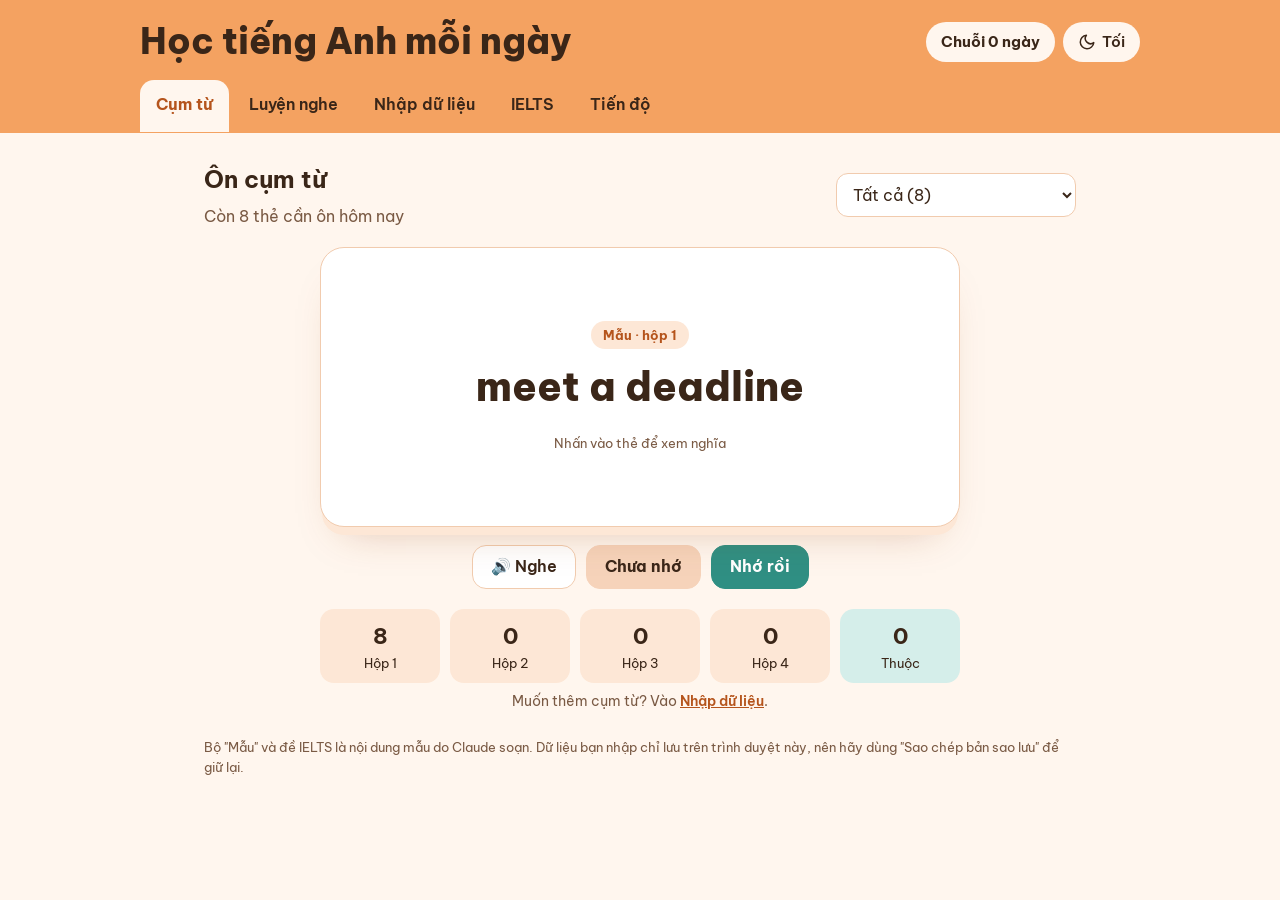
<file: backup/index-truoc-khi-tach.html>
<!DOCTYPE html>
<html lang="vi">
<head>
<meta charset="utf-8">
<meta name="viewport" content="width=device-width, initial-scale=1">
<title>Học tiếng Anh mỗi ngày</title>
<link rel="preconnect" href="https://fonts.googleapis.com">
<link href="https://fonts.googleapis.com/css2?family=Be+Vietnam+Pro:wght@400;500;600;700;800&display=swap" rel="stylesheet">
<style>
/* VOICE: warm, encouraging study companion — energetic but easy on the eyes
   IDEA: a pocket study deck — index cards with a marking pen
   PICTURE: the live flashcard / dictation sheet / timer itself, large at the top
   COLOUR and TYPE: light = "Bình minh" (peach cream, apricot, teal); dark = "Hoàng hôn" (coffee, amber, soft green); Be Vietnam Pro
   LAYOUT: modest title + tabs, the working card first, controls under it, one column on phones */
:root{color-scheme:light dark;
--bg:light-dark(#FFF6EE,#241A14);--ink:light-dark(#3A2618,#F6E8DC);--soft:light-dark(#7A5A44,#C9B3A2);
--hd:light-dark(#F4A261,#241A14);--hdink:light-dark(#3A2618,#F6E8DC);--hdline:light-dark(transparent,#3E2F25);
--tabon:light-dark(#FFF6EE,transparent);--tabink:light-dark(#B5541C,#F0A56B);--pill:light-dark(#FFF6EE,transparent);
--acc:light-dark(#B5541C,#F0A56B);--card:light-dark(#FFFFFF,#33261D);--plane:light-dark(#FDE7D6,#2C211A);--line:light-dark(#F1CBAE,#4A382B);
--btn:light-dark(#F4A261,#F0A56B);--btnink:light-dark(#3A2618,#241A14);
--good:light-dark(#2F8F83,#9CCFA8);--goodink:light-dark(#FFFFFF,#1B2A20);
--again:light-dark(#F6D3BA,#4A382B);--againink:light-dark(#3A2618,#F6E8DC);
--ok:light-dark(#1F6F55,#9CCFA8);--okbg:light-dark(#D5EEEA,#1F3326);--red:light-dark(#C0392B,#FF8A78);--badbg:light-dark(#FBE0DA,#4A2620);
--shadow:light-dark(rgba(150,70,20,.35),rgba(240,165,107,.30))}
:root[data-theme=light]{color-scheme:light}:root[data-theme=dark]{color-scheme:dark}
*{box-sizing:border-box;min-width:0}
body{margin:0;background:var(--bg);color:var(--ink);font:16px/1.55 "Be Vietnam Pro",system-ui,sans-serif;overflow-x:clip;transition:background .3s,color .3s}
header{background:var(--hd);color:var(--hdink);padding:22px max(5vw,16px) 0;border-bottom:1px solid var(--hdline)}
.top{max-width:1000px;margin:auto;display:flex;flex-wrap:wrap;gap:12px;align-items:center;justify-content:space-between}
h1{font-size:clamp(26px,4vw,36px);line-height:1.05;margin:0;font-weight:800;text-wrap:balance}
.tools{display:flex;gap:8px;align-items:center;flex-wrap:wrap}
.streak{font-weight:700;background:var(--pill);color:var(--ink);border:1.5px solid light-dark(transparent,#F0A56B);padding:7px 14px;border-radius:99px;white-space:nowrap;font-size:15px}
:root[data-theme=dark] .streak{color:#F0A56B}
.themebtn{min-height:40px;padding:0 14px;border-radius:99px;background:var(--pill);border:1.5px solid light-dark(transparent,#4A382B);color:var(--ink);display:flex;gap:6px;align-items:center;font-size:15px}
.themebtn svg{width:18px;height:18px}
nav{max-width:1000px;margin:18px auto 0;display:flex;gap:4px;overflow-x:auto}
nav a{flex:none;color:var(--hdink);text-decoration:none;padding:12px 16px;border-radius:14px 14px 0 0;font-weight:600;border-bottom:3px solid transparent}
nav a[aria-current]{background:var(--tabon);color:var(--tabink);font-weight:700}
:root[data-theme=dark] nav a:not([aria-current]){color:#C9B3A2}
:root[data-theme=dark] nav a[aria-current]{border-bottom-color:#F0A56B}
@media(prefers-color-scheme:dark){:root:not([data-theme=light]) nav a:not([aria-current]){color:#C9B3A2}:root:not([data-theme=light]) nav a[aria-current]{border-bottom-color:#F0A56B}:root:not([data-theme=light]) .streak{color:#F0A56B}}
main{max-width:1000px;margin:auto;padding:28px max(5vw,16px) 60px}
section{display:none}section.on{display:block}
h2{font-size:24px;margin:0 0 6px}p.sub{color:var(--soft);margin:0 0 20px}
.row{display:flex;flex-wrap:wrap;gap:10px;align-items:center}
button,select,input,textarea{font:inherit;font-size:16px;color:inherit}
button{min-height:44px;padding:0 18px;border-radius:14px;border:1.5px solid var(--line);background:var(--card);cursor:pointer;font-weight:600;transition:transform .1s}
button:active{transform:translateY(1px)}
button.pri{background:var(--btn);border-color:var(--btn);color:var(--btnink);font-weight:700}
button.good{background:var(--good);border-color:var(--good);color:var(--goodink);font-weight:700}
button.again{background:var(--again);border-color:var(--again);color:var(--againink);font-weight:700}
button.red{background:var(--red);border-color:var(--red);color:#fff}
button:disabled{opacity:.45;cursor:default}
button:focus-visible,select:focus-visible,input:focus-visible,textarea:focus-visible,nav a:focus-visible,.cardx:focus-visible{outline:3px solid var(--acc);outline-offset:2px}
select,input,textarea{min-height:44px;border:1.5px solid var(--line);border-radius:12px;background:var(--card);padding:8px 12px;width:100%}
.deck{position:relative;margin:0 auto 18px;max-width:640px}
.cardx{position:relative;min-height:280px;background:var(--card);border:1px solid var(--line);border-radius:24px;padding:28px;box-shadow:0 10px 0 -2px var(--plane),0 24px 40px -24px var(--shadow);cursor:pointer;display:flex;flex-direction:column;justify-content:center;align-items:center;text-align:center;gap:6px}
.phrase{font-size:clamp(28px,5vw,40px);font-weight:800;line-height:1.1;color:var(--ink)}
.mean{font-size:20px;font-weight:600;margin-top:12px;color:var(--acc)}.ex{color:var(--soft);font-style:italic;margin-top:6px}
.tag{display:inline-block;font-size:13px;font-weight:700;color:var(--acc);background:var(--plane);padding:4px 12px;border-radius:99px;margin-bottom:10px}
.hint{font-size:13px;color:var(--soft);margin-top:18px}
.boxes{display:grid;grid-template-columns:repeat(5,minmax(0,1fr));gap:10px;margin:20px auto 0;max-width:640px}
.boxes div{background:var(--plane);border-radius:14px;padding:10px;text-align:center;font-size:13px}.boxes b{display:block;font-size:22px}
.boxes div:last-child{background:var(--okbg)}
.panel{background:var(--plane);border-radius:18px;padding:20px;margin-top:22px}
.grid2{display:grid;grid-template-columns:repeat(auto-fit,minmax(min(100%,300px),1fr));gap:18px}
.sheet{background:var(--card);border:1px solid var(--line);border-radius:22px;padding:24px}
.diff{font-size:19px;line-height:1.9;margin-top:14px}.diff span{padding:2px 6px;border-radius:6px;margin-right:2px}
.g{background:var(--okbg);color:var(--ok)}.b{background:var(--badbg);color:var(--red);text-decoration:line-through}.m{background:var(--badbg);color:var(--red);font-weight:700}
.big{font-size:clamp(48px,10vw,80px);font-weight:800;line-height:1;font-variant-numeric:tabular-nums;color:var(--acc)}
.q{font-size:21px;font-weight:600;line-height:1.35}
.q ul{font-size:16px;font-weight:400;margin:10px 0 0}
.bar{height:12px;background:var(--plane);border-radius:99px;overflow:hidden}.bar i{display:block;height:100%;background:var(--btn);border-radius:99px}
.stat{display:grid;grid-template-columns:7em minmax(0,1fr) 3em;gap:10px;align-items:center;margin:8px 0}.stat span:last-child{text-align:right}
.msg{color:var(--soft);font-size:14px;min-height:1.4em;margin-top:8px}
.list{columns:2 260px;padding-left:18px}.list li{margin:4px 0;break-inside:avoid}
small.note{display:block;color:var(--soft);font-size:13px;margin-top:24px}
@media(prefers-reduced-motion:no-preference){.flip{animation:fl .35s ease}@keyframes fl{from{transform:translateY(8px) scale(.98);opacity:.3}}}
@media(max-width:600px){.cardx{padding:24px 18px;min-height:240px}.boxes{gap:6px}.boxes div{font-size:11px;padding:8px 4px}}
.cardx .src{font-size:12px;color:var(--soft);margin-top:14px}
.imp h3{margin:0 0 4px;font-size:20px}
.cols{width:100%;border-collapse:collapse;font-size:14px;margin:10px 0 14px}
.cols th,.cols td{text-align:left;padding:6px 8px;border-bottom:1px solid var(--line);vertical-align:top}
.cols th{font-weight:700;color:var(--soft);font-size:13px}
.cols code{font-weight:700;color:var(--acc)}
.req{color:var(--red);font-weight:700}
.imp textarea{font-size:14px;font-family:ui-monospace,Menlo,Consolas,monospace;white-space:pre;overflow:auto}
.file{display:flex;flex-wrap:wrap;gap:10px;align-items:center;margin:10px 0}
.file input[type=file]{width:auto;flex:1 1 220px;padding:8px}
.opts{display:flex;flex-wrap:wrap;gap:14px;margin:12px 0}
.opts label{display:flex;gap:6px;align-items:center;min-height:44px}
.opts input[type=radio]{width:20px;height:20px;min-height:0}
.field{display:grid;gap:4px;margin:10px 0}.field span{font-size:14px;font-weight:600}
.prev{margin-top:14px}
.prev .sum{display:flex;flex-wrap:wrap;gap:8px;margin-bottom:10px}
.chip{padding:4px 12px;border-radius:99px;font-size:14px;font-weight:700;background:var(--plane)}
.chip.ok{background:var(--okbg);color:var(--ok)}.chip.bad{background:var(--badbg);color:var(--red)}
.tbl{overflow-x:auto;border:1px solid var(--line);border-radius:12px;max-height:280px}
.tbl table{border-collapse:collapse;width:100%;font-size:14px}
.tbl th,.tbl td{padding:6px 10px;border-bottom:1px solid var(--line);text-align:left;white-space:nowrap;max-width:260px;overflow:hidden;text-overflow:ellipsis}
.tbl th{position:sticky;top:0;background:var(--card);font-size:13px;color:var(--soft)}
.errs{color:var(--red);font-size:14px;margin:10px 0 0;padding-left:18px;max-height:140px;overflow:auto}
.warn{color:var(--soft);font-size:14px}
.sets{list-style:none;padding:0;margin:8px 0 0}
.sets li{display:flex;gap:10px;align-items:center;justify-content:space-between;padding:8px 0;border-bottom:1px solid var(--line);flex-wrap:wrap}
.sets li button{min-height:36px;padding:0 12px;font-size:14px}
pre.sample{background:var(--plane);border-radius:12px;padding:12px;font-size:13px;overflow-x:auto;margin:8px 0}
.srcs{padding-left:18px}.srcs li{margin:8px 0}.srcs a{color:var(--acc);font-weight:600}
.lmeta{font-size:14px;color:var(--soft);margin-top:10px}
</style>
</head>
<body>
<header><div class="top"><h1>Học tiếng Anh mỗi ngày</h1><div class="tools"><span class="streak" id="streak">Chuỗi 0 ngày</span><button class="themebtn" id="theme" type="button"></button></div></div>
<nav aria-label="Chọn phần học"><a href="#cum-tu">Cụm từ</a><a href="#luyen-nghe">Luyện nghe</a><a href="#nhap-du-lieu">Nhập dữ liệu</a><a href="#ielts">IELTS</a><a href="#tien-do">Tiến độ</a></nav></header>
<main>
<section id="cum-tu">
  <div class="row" style="justify-content:space-between;margin-bottom:18px"><div><h2>Ôn cụm từ</h2><p class="sub" style="margin:0" id="due">…</p></div>
  <div style="width:min(100%,240px)"><select id="topic" aria-label="Chọn bộ cụm từ"></select></div></div>
  <div class="deck"><div class="cardx" id="card" tabindex="0" role="button" aria-label="Lật thẻ"></div></div>
  <div class="row" style="justify-content:center"><button id="say">🔊 Nghe</button><button class="again" id="again">Chưa nhớ</button><button class="good" id="good">Nhớ rồi</button></div>
  <div class="boxes" id="boxes"></div>
  <p class="msg" style="text-align:center">Muốn thêm cụm từ? Vào <a href="#nhap-du-lieu" style="color:var(--acc);font-weight:600">Nhập dữ liệu</a>.</p>
</section>

<section id="luyen-nghe">
  <div class="row" style="justify-content:space-between;margin-bottom:18px"><div><h2>Nghe – chép chính tả</h2><p class="sub" style="margin:0">Nghe, gõ lại câu bạn nghe được, rồi kiểm tra. Từ sai sẽ được đánh dấu đỏ.</p></div>
  <div class="row" style="width:min(100%,420px);flex-wrap:nowrap"><select id="lset" aria-label="Chọn bộ bài nghe" style="flex:1"></select><select id="lorder" aria-label="Thứ tự" style="width:auto;flex:none;min-width:136px"><option value="seq">Lần lượt</option><option value="rand">Ngẫu nhiên</option></select></div></div>
  <div class="sheet">
    <div class="row"><button class="pri" id="lplay">▶ Nghe câu</button><button id="lslow">🐢 Nghe chậm</button><span id="lnum" style="color:var(--soft);margin-left:auto"></span></div>
    <textarea id="lin" rows="3" style="margin-top:14px" placeholder="Gõ lại câu bạn nghe được… (Enter để kiểm tra)"></textarea>
    <div class="row" style="margin-top:12px"><button class="pri" id="lcheck">Kiểm tra</button><button id="lshow">Xem đáp án</button><button id="lprev">← Câu trước</button><button id="lnext">Câu tiếp →</button></div>
    <div class="diff" id="ldiff" aria-live="polite"></div>
    <div class="lmeta" id="lmeta"></div>
  </div>
  <p class="msg" id="tts"></p>
  <audio id="player" preload="auto"></audio>
</section>

<section id="nhap-du-lieu">
  <h2>Nhập dữ liệu</h2><p class="sub">Dán bảng từ Google Sheets/Excel, hoặc chọn file <b>.csv</b>, <b>.tsv</b>, <b>.txt</b>, <b>.json</b>. Dòng đầu là tên cột (xem bảng bên dưới). File cặp câu tải từ Tatoeba hay ManyThings được tự nhận ra.</p>
  <div class="grid2">
    <div class="sheet imp" id="impP">
      <h3>Nhập cụm từ</h3>
      <table class="cols"><thead><tr><th>Tên cột</th><th>Nội dung</th></tr></thead><tbody>
        <tr><td><code>phrase</code> <span class="req">*</span></td><td>Cụm từ tiếng Anh</td></tr>
        <tr><td><code>meaning</code> <span class="req">*</span></td><td>Nghĩa tiếng Việt</td></tr>
        <tr><td><code>example</code></td><td>Câu ví dụ</td></tr>
        <tr><td><code>topic</code></td><td>Chủ đề / tên bộ</td></tr>
        <tr><td><code>source</code></td><td>Nguồn (để ghi công tác giả)</td></tr></tbody></table>
      <div class="row"><button id="pcopy">Sao chép mẫu</button><button id="pfill">Dán mẫu vào ô</button></div>
      <div class="file"><input type="file" id="pfile" accept=".csv,.tsv,.txt,.json,text/csv,text/plain,application/json" aria-label="Chọn file cụm từ"></div>
      <textarea id="pin" rows="7" placeholder="phrase&#9;meaning&#9;example&#9;topic&#9;source&#10;make a decision&#9;đưa ra quyết định&#9;…" aria-label="Dán dữ liệu cụm từ"></textarea>
      <label class="field"><span>Tên bộ (dùng khi dữ liệu không có cột topic)</span><input id="pset" placeholder="vd: IELTS Collocations"></label>
      <div class="opts" role="radiogroup" aria-label="Cách nhập"><label><input type="radio" name="pmode" value="add" checked> Thêm vào dữ liệu hiện có</label><label><input type="radio" name="pmode" value="replace"> Thay toàn bộ cụm từ</label></div>
      <div class="row"><button class="pri" id="pprev">Xem trước</button><button class="good" id="pgo" disabled>Nhập</button></div>
      <div class="prev" id="pout" aria-live="polite"></div>
    </div>

    <div class="sheet imp" id="impL">
      <h3>Nhập bài nghe</h3>
      <table class="cols"><thead><tr><th>Tên cột</th><th>Nội dung</th></tr></thead><tbody>
        <tr><td><code>text</code> <span class="req">*</span></td><td>Câu tiếng Anh (đáp án chép chính tả)</td></tr>
        <tr><td><code>translation</code></td><td>Nghĩa tiếng Việt, hiện sau khi kiểm tra</td></tr>
        <tr><td><code>audio</code></td><td>Tên file đã tải lên (vd <i>bai1.mp3</i>) hoặc link. Để trống thì máy đọc bằng giọng tự động.</td></tr>
        <tr><td><code>start</code>, <code>end</code></td><td>Đoạn cần nghe trong file dài, vd <i>1:05</i> và <i>1:09</i></td></tr>
        <tr><td><code>topic</code>, <code>source</code></td><td>Tên bộ và nguồn</td></tr></tbody></table>
      <div class="field"><span>Tệp âm thanh (mp3, m4a, wav, ogg)</span><input type="file" id="afile" accept="audio/*" multiple aria-label="Tải tệp âm thanh"></div>
      <ul class="sets" id="alist"></ul>
      <div class="row" style="margin-top:12px"><button id="lcopy">Sao chép mẫu</button><button id="lfill">Dán mẫu vào ô</button></div>
      <div class="file"><input type="file" id="lfile" accept=".csv,.tsv,.txt,.json,text/csv,text/plain,application/json" aria-label="Chọn file bài nghe"></div>
      <textarea id="lpin" rows="7" placeholder="text&#9;translation&#9;audio&#9;start&#9;end&#9;topic&#9;source" aria-label="Dán dữ liệu bài nghe"></textarea>
      <label class="field"><span>Tên bộ (dùng khi dữ liệu không có cột topic)</span><input id="lsetname" placeholder="vd: VOA tuần 1"></label>
      <div class="opts" role="radiogroup" aria-label="Cách nhập"><label><input type="radio" name="lmode" value="add" checked> Thêm vào dữ liệu hiện có</label><label><input type="radio" name="lmode" value="replace"> Thay toàn bộ bài nghe</label></div>
      <div class="row"><button class="pri" id="lpv">Xem trước</button><button class="good" id="lgo" disabled>Nhập</button></div>
      <div class="prev" id="lout" aria-live="polite"></div>
    </div>
  </div>

  <div class="grid2" style="margin-top:18px">
    <div class="sheet"><h3 style="margin:0">Dữ liệu của bạn</h3>
      <p class="warn" style="margin:4px 0 0">Bấm Xóa hai lần để xác nhận. Tiến độ ôn của bộ bị xóa cũng mất theo.</p>
      <b style="display:block;margin-top:14px">Bộ cụm từ</b><ul class="sets" id="psets"></ul>
      <b style="display:block;margin-top:14px">Bộ bài nghe</b><ul class="sets" id="lsets"></ul>
      <div class="row" style="margin-top:16px"><button id="bcopy">Sao chép bản sao lưu</button><button id="brest">Khôi phục từ bản sao lưu</button></div>
      <textarea id="bbox" rows="4" style="margin-top:10px;display:none" aria-label="Bản sao lưu"></textarea>
      <p class="msg" id="bmsg"></p>
    </div>
    <div class="sheet"><h3 style="margin:0">Gợi ý nguồn công khai</h3>
      <ul class="srcs">
        <li><a href="https://tatoeba.org/en/downloads">Tatoeba – Downloads</a>: tải file cặp câu Anh–Việt (tab-delimited), nhập thẳng vào cụm từ hoặc bài nghe. Câu chữ theo giấy phép CC BY 2.0 FR. File ghi âm thì mỗi người đóng góp tự chọn giấy phép.</li>
        <li><a href="https://www.manythings.org/anki/">ManyThings – Anki sentence pairs</a>: file <i>vie-eng</i> lấy câu từ Tatoeba, có sẵn cột ghi công.</li>
        <li><a href="https://learningenglish.voanews.com/">VOA Learning English</a>: bài đọc chậm, có transcript. Tải mp3 về, chép từng câu vào cột text, ghi thời điểm start/end.</li>
      </ul>
      <p class="warn">Luôn điền cột <b>source</b> để ghi công tác giả, và kiểm tra giấy phép của nguồn trước khi chia sẻ dữ liệu cho người khác.</p>
    </div>
  </div>
</section>

<section id="ielts">
  <h2>Luyện IELTS</h2><p class="sub">Speaking có đồng hồ như phòng thi; Writing đếm số từ và giờ làm bài.</p>
  <div class="grid2">
    <div class="sheet"><div class="row" style="justify-content:space-between"><b>Speaking</b>
      <select id="spart" style="width:auto" aria-label="Chọn phần thi"><option value="1">Part 1</option><option value="2">Part 2</option><option value="3">Part 3</option></select></div>
      <div class="q" id="sq" style="margin:16px 0"></div>
      <div class="big" id="stime">0:00</div><p class="msg" id="sphase">Bấm "Bắt đầu" để tính giờ.</p>
      <div class="row"><button class="pri" id="sstart">Bắt đầu</button><button id="snew">Câu khác</button><button id="ssay">🔊 Nghe câu hỏi</button></div></div>
    <div class="sheet"><div class="row" style="justify-content:space-between"><b>Writing Task 2</b><button id="wnew">Đề khác</button></div>
      <div class="q" id="wq" style="margin:16px 0"></div>
      <textarea id="wtext" rows="9" placeholder="Viết bài của bạn ở đây (bài nháp được lưu tự động)…" aria-label="Bài viết"></textarea>
      <div class="row" style="margin-top:10px;justify-content:space-between"><span><b id="wc">0</b> / 250 từ</span><span class="big" id="wtime" style="font-size:28px">40:00</span><button class="pri" id="wstart">Bắt đầu 40 phút</button></div></div>
  </div>
  <div class="panel"><b>Cụm từ hữu ích cho Speaking và Writing</b><ul class="list" id="bank"></ul></div>
</section>

<section id="tien-do">
  <h2>Tiến độ của bạn</h2><p class="sub">Dữ liệu chỉ lưu trên trình duyệt này.</p>
  <div class="grid2"><div class="sheet"><b>Cụm từ theo mức nhớ</b><div id="pbox" style="margin-top:12px"></div></div>
  <div class="sheet"><b>Tổng kết</b><div id="psum" style="margin-top:12px"></div></div></div>
  <div class="row" style="margin-top:20px"><button id="reset">Đặt lại tiến độ ôn (giữ dữ liệu)</button><span class="msg" id="rmsg"></span></div>
</section>
<small class="note">Bộ "Mẫu" và đề IELTS là nội dung mẫu do Claude soạn. Dữ liệu bạn nhập chỉ lưu trên trình duyệt này, nên hãy dùng "Sao chép bản sao lưu" để giữ lại.</small>
</main>
<script>
{
/*PARSER-START*/
const strip=s=>String(s||'').normalize('NFD').replace(/[̀-ͯ]/g,'').replace(/[đĐ]/g,'d').toLowerCase().trim().replace(/[\s-]+/g,'_');
const ALIAS={
 phrase:{p:['p','phrase','cum_tu','english','en','eng','term','word','front','collocation','idiom'],m:['m','meaning','nghia','vietnamese','vi','vie','definition','back','translation','dich'],e:['e','example','vi_du','sentence','cau_vi_du'],t:['t','topic','chu_de','set','deck','bo','tag','tags','category'],src:['source','nguon','attribution','credit']},
 listen:{text:['text','transcript','sentence','cau','english','en','eng','phrase'],tr:['tr','translation','dich','nghia','vietnamese','vi','vie','meaning'],audio:['audio','file','url','audio_url','tep','mp3'],s:['s','start','bat_dau','from','tu'],e:['e','end','ket_thuc','to','den'],t:['t','topic','chu_de','set','deck','bo','tag','category'],src:['source','nguon','attribution','credit']}};
const ORDER={phrase:['p','m','e','t','src'],listen:['text','tr','audio','s','e','t','src']};
function parseDelimited(text){
 text=String(text).replace(/^﻿/,'').replace(/\r\n?/g,'\n');
 const first=text.split('\n').find(l=>l.trim())||'';
 const cnt=c=>first.split(c).length-1;
 const d=cnt('\t')?'\t':cnt(';')>cnt(',')?';':',';
 const rows=[];let row=[],f='',q=false;
 for(let i=0;i<text.length;i++){const c=text[i];
  if(q){if(c==='"'){if(text[i+1]==='"'){f+='"';i++}else q=false}else f+=c}
  else if(c==='"'&&f==='')q=true;
  else if(c===d){row.push(f);f=''}
  else if(c==='\n'){row.push(f);rows.push(row);row=[];f=''}
  else f+=c}
 row.push(f);rows.push(row);
 return rows.map(r=>r.map(x=>x.trim())).filter(r=>r.some(x=>x))}
function toSec(v){v=String(v==null?'':v).trim();if(!v)return null;
 if(/^\d+(\.\d+)?$/.test(v))return +v;
 const m=v.match(/^(?:(\d+):)?(\d{1,2}):(\d{1,2}(?:[.,]\d+)?)$/);if(!m)return NaN;
 return (+(m[1]||0))*3600+(+m[2])*60+parseFloat(m[3].replace(',','.'))}
function mapObj(o,kind){const A=ALIAS[kind],r={};
 for(const k in o){const n=strip(k);for(const key in A)if(r[key]==null&&A[key].includes(n))r[key]=o[k]==null?'':String(o[k]).trim()}return r}
function toRecords(text,kind){
 const t=String(text).trim();if(!t)return{recs:[],how:'empty'};
 if(t[0]==='['||t[0]==='{'){let j;try{j=JSON.parse(t)}catch(e){return{recs:[],how:'json',fatal:'JSON không hợp lệ: '+e.message}}
  if(!Array.isArray(j))j=j[kind==='phrase'?'phrases':'listening']||j.items||[];
  return{recs:j.map(o=>typeof o==='object'&&o?mapObj(o,kind):{}),how:'JSON',base:1,unit:'Mục'}}
 const rows=parseDelimited(t);if(!rows.length)return{recs:[],how:'empty'};
 const A=ALIAS[kind],h=rows[0].map(strip),idx={};
 h.forEach((c,i)=>{for(const key in A)if(idx[key]==null&&A[key].includes(c))idx[key]=i});
 const main=ORDER[kind][0],second=ORDER[kind][1];
 if(idx[main]!=null)return{recs:rows.slice(1).map(r=>{const o={};for(const k in idx)o[k]=r[idx[k]]||'';return o}),how:'theo tên cột',base:2};
 const r0=rows[0];
 if(r0.length>=4&&/^\d+$/.test(r0[0])&&/^\d+$/.test(r0[2]))
  return{recs:rows.map(r=>({[main]:r[1]||'',[second]:r[3]||'',src:'Tatoeba #'+r[0]+' (CC BY 2.0 FR)'})),how:'cặp câu Tatoeba',base:1};
 if(r0.length>=3&&/^CC-BY/i.test(r0[2]))
  return{recs:rows.map(r=>({[main]:r[0]||'',[second]:r[1]||'',src:r[2]||''})),how:'file Anki (ManyThings)',base:1};
 return{recs:rows.map(r=>{const o={};ORDER[kind].forEach((k,i)=>o[k]=r[i]||'');return o}),how:'theo thứ tự cột',base:1}}
function validate(recs,kind,existing,setName,base=2,unit='Dòng'){
 const ok=[],errs=[],seen=new Set(existing);let dups=0;
 recs.forEach((r,i)=>{const line=unit+' '+(i+base);
  if(kind==='phrase'){const p=(r.p||'').trim(),m=(r.m||'').trim();
   if(!p||!m){errs.push(`${line}: thiếu ${!p?'phrase':'meaning'}`);return}
   const key=p.toLowerCase();if(seen.has(key)){dups++;return}seen.add(key);
   ok.push({p,m,e:(r.e||'').trim(),t:(r.t||'').trim()||setName,src:(r.src||'').trim()})}
  else{const text=(r.text||'').trim();if(!text){errs.push(`${line}: thiếu text`);return}
   const s=toSec(r.s),e=toSec(r.e);
   if(Number.isNaN(s)||Number.isNaN(e)){errs.push(`${line}: start/end sai định dạng (dùng 75 hoặc 1:15)`);return}
   if(s!=null&&e!=null&&e<=s){errs.push(`${line}: end phải lớn hơn start`);return}
   const audio=(r.audio||'').trim(),key=(text+'|'+audio+'|'+s).toLowerCase();if(seen.has(key)){dups++;return}seen.add(key);
   ok.push({text,tr:(r.tr||'').trim(),audio,s,e,t:(r.t||'').trim()||setName,src:(r.src||'').trim()})}});
 return{ok,errs,dups}}
/*PARSER-END*/
const $=id=>document.getElementById(id);
const store={get(k,d){try{const v=localStorage.getItem('eng_'+k);return v?JSON.parse(v):d}catch(e){return d}},set(k,v){try{localStorage.setItem('eng_'+k,JSON.stringify(v));return true}catch(e){return false}}};
const esc=s=>String(s==null?'':s).replace(/[&<>"]/g,c=>({'&':'&amp;','<':'&lt;','>':'&gt;','"':'&quot;'}[c]));
const uid=()=>Date.now().toString(36)+Math.random().toString(36).slice(2,7);
const BASE=[["have a detrimental effect on","có ảnh hưởng tiêu cực đến","Plastic waste has a detrimental effect on marine life."],["raise awareness of","nâng cao nhận thức về","Schools should raise awareness of climate change."],["broaden your horizons","mở mang tầm mắt","Studying abroad can broaden your horizons."],["meet a deadline","kịp hạn chót","I worked late to meet the deadline."],["keep up with","theo kịp","It is hard to keep up with new technology."],["make ends meet","xoay xở đủ sống","Many families struggle to make ends meet."],["to be honest","thành thật mà nói","To be honest, I prefer staying at home."],["once in a blue moon","hiếm khi","I eat fast food once in a blue moon."]];
const LISTEN=["I usually go to the library on Saturday mornings.","The museum is closed on Mondays for maintenance.","Could you tell me how to get to the train station?","The meeting has been moved to next Thursday afternoon.","Reading every day is the best way to build vocabulary."];
const SPK={1:["Do you work or are you a student?","What do you usually do at the weekend?","Do you prefer reading books or watching films? Why?","How often do you use public transport?"],
2:["Describe a skill you learned that you are proud of.|what the skill is;how you learned it;how long it took;and explain why you are proud of it","Describe a place you visited that was very peaceful.|where it was;when you went there;what you did there;and explain why it felt peaceful"],
3:["Why do some people find it hard to learn new skills as adults?","How has technology changed the way people make friends?","Should governments spend more money on public parks? Why?"]};
const WRT=["Some people believe that university education should be free for everyone. To what extent do you agree or disagree?","Many people now work from home. What are the advantages and disadvantages of this trend?","Children today spend too much time on electronic devices. What problems does this cause, and what solutions can you suggest?"];
const BANK=["In my opinion, …","On the other hand, …","A good example of this is …","This is mainly because …","As a result, …","It is widely believed that …","To sum up, …","Let me think about that for a second."];
const P_SAMPLE="phrase\tmeaning\texample\ttopic\tsource\nmake a decision\tđưa ra quyết định\tIt took me a week to make a decision.\tCông việc\tTự soạn\npay attention to\tchú ý đến\tPlease pay attention to the instructions.\tHọc tập\tTự soạn\n";
const L_SAMPLE="text\ttranslation\taudio\tstart\tend\ttopic\tsource\nI usually walk to work.\tTôi thường đi bộ đi làm.\t\t\t\tHằng ngày\tTự soạn\nWelcome to the program.\tChào mừng đến với chương trình.\tbai1.mp3\t0:05\t0:09\tPodcast\tVOA Learning English\n";
const INT=[0,0,1,3,7,16],DAY=864e5;
let cards=store.get('cards',null);
if(!cards)cards=BASE.map(b=>({id:uid(),t:'Mẫu',p:b[0],m:b[1],e:b[2],src:'',box:1,due:0}));
let listen=store.get('listen',null);
if(!listen)listen=LISTEN.map(x=>({id:uid(),text:x,tr:'',audio:'',s:null,e:null,t:'Mẫu',src:''}));
let stats=store.get('stats',{reviews:0,listen:0,listenOk:0,speak:0,days:[]});
function save(){const a=store.set('cards',cards),b=store.set('listen',listen);store.set('stats',stats);return a&&b}
const today=()=>new Date().toISOString().slice(0,10);
function markDay(){const d=today();if(!stats.days.includes(d)){stats.days.push(d);save()}showStreak()}
function showStreak(){let n=0,t=new Date();const set=new Set(stats.days);if(!set.has(today()))t.setDate(t.getDate()-1);
 while(set.has(t.toISOString().slice(0,10))){n++;t.setDate(t.getDate()-1)}$('streak').textContent='Chuỗi '+n+' ngày'}
async function copyText(text,msgEl,box){try{await navigator.clipboard.writeText(text);msgEl.textContent='Đã sao chép.'}catch(e){if(box){box.style.display='block';box.value=text;box.select()}msgEl.textContent='Không sao chép tự động được. Hãy chọn nội dung trong ô rồi nhấn Ctrl+C.'}}
/* speech */
let voice=null;
function pickVoice(){try{const v=speechSynthesis.getVoices();voice=v.find(x=>/en-GB/i.test(x.lang))||v.find(x=>/^en/i.test(x.lang))||null}catch(e){}}
try{pickVoice();speechSynthesis.onvoiceschanged=pickVoice}catch(e){}
function say(text,rate=1){try{speechSynthesis.cancel();const u=new SpeechSynthesisUtterance(text);u.lang='en-GB';if(voice)u.voice=voice;u.rate=rate;speechSynthesis.speak(u);$('tts').textContent=''}catch(e){$('tts').textContent='Trình duyệt này chưa hỗ trợ giọng đọc tự động. Hãy thử Chrome hoặc Edge.'}}
/* audio files in IndexedDB */
let dbp=null,audioNames=[];const urlCache={};
function db(){if(!dbp)dbp=new Promise((res,rej)=>{try{const r=indexedDB.open('eng_audio',1);r.onupgradeneeded=()=>r.result.createObjectStore('files');r.onsuccess=()=>res(r.result);r.onerror=()=>rej(r.error)}catch(e){rej(e)}});return dbp}
async function idb(mode,fn){const d=await db();return new Promise((res,rej)=>{const tx=d.transaction('files',mode),st=tx.objectStore('files'),q=fn(st);tx.oncomplete=()=>res(q&&q.result);tx.onerror=()=>rej(tx.error)})}
async function loadAudioList(){try{const keys=await idb('readonly',s=>s.getAllKeys());audioNames=keys||[]}catch(e){audioNames=[]}drawAudioList()}
function drawAudioList(){$('alist').innerHTML=audioNames.length?audioNames.map(n=>{const used=listen.filter(x=>x.audio===n).length;return `<li><span>🎧 ${esc(n)} <span class="warn">· ${used} câu dùng</span></span><button data-del-audio="${esc(n)}">Xóa</button></li>`}).join(''):'<li class="warn">Chưa có tệp âm thanh nào.</li>'}
$('afile').onchange=async e=>{const fs=[...e.target.files];let n=0;
 for(const f of fs){try{await idb('readwrite',s=>s.put(f,f.name));n++}catch(err){$('lout').innerHTML='<p class="errs">Không lưu được '+esc(f.name)+' (bộ nhớ trình duyệt có thể đã đầy).</p>'}}
 e.target.value='';await loadAudioList();if(n)$('lout').innerHTML=`<p class="chip ok" style="display:inline-block">Đã lưu ${n} tệp âm thanh</p>`};
$('alist').onclick=async e=>{const n=e.target.dataset.delAudio;if(n==null)return;
 if(e.target.dataset.armed!=='1'){e.target.dataset.armed='1';e.target.textContent='Bấm lần nữa';e.target.classList.add('red');return}
 try{await idb('readwrite',s=>s.delete(n))}catch(err){}delete urlCache[n];loadAudioList()};
async function audioUrl(name){if(/^(https?:|blob:|data:)/i.test(name))return name;if(urlCache[name])return urlCache[name];
 const f=await idb('readonly',s=>s.get(name));if(!f)return null;return urlCache[name]=URL.createObjectURL(f)}
/* phrases */
let cur=null,flipped=false,extra=false;
const ALL='__all__';
function setsOf(list){const m=new Map();list.forEach(x=>m.set(x.t,(m.get(x.t)||0)+1));return [...m]}
function fillSelect(sel,list){const v=sel.value,s=setsOf(list);sel.innerHTML=`<option value="${ALL}">Tất cả (${list.length})</option>`+s.map(([t,n])=>`<option value="${esc(t)}">${esc(t)} (${n})</option>`).join('');if([...sel.options].some(o=>o.value===v))sel.value=v}
function pool(){const t=$('topic').value;return cards.filter(c=>t===ALL||!t||c.t===t)}
function nextCard(){const now=Date.now(),p=pool();let due=p.filter(c=>c.due<=now);
 $('due').textContent=!p.length?'Bộ này chưa có cụm từ':due.length?`Còn ${due.length} thẻ cần ôn hôm nay`:'Bạn đã ôn hết thẻ hôm nay';
 if(!due.length&&extra)due=p.slice().sort((a,b)=>a.box-b.box||a.due-b.due);
 cur=due.length?due[Math.floor(Math.random()*Math.min(due.length,4))]:null;flipped=false;drawCard();drawBoxes()}
function drawCard(){const el=$('card');el.classList.remove('flip');void el.offsetWidth;el.classList.add('flip');
 ['say','again','good'].forEach(b=>$(b).disabled=!cur);
 if(!cur){el.innerHTML=pool().length?`<div class="phrase" style="font-size:26px">Xong rồi! 🎉</div><div class="ex">Quay lại vào ngày mai, hoặc</div><div style="margin-top:14px"><button class="pri" id="more">Ôn thêm</button></div>`:`<div class="phrase" style="font-size:24px">Chưa có cụm từ</div><div class="ex">Vào mục Nhập dữ liệu để thêm bộ cụm từ của bạn.</div><div style="margin-top:14px"><a class="pri" href="#nhap-du-lieu" style="color:var(--acc);font-weight:700">Nhập dữ liệu →</a></div>`;
  const m=$('more');if(m)m.onclick=e=>{e.stopPropagation();extra=true;nextCard()};return}
 el.innerHTML=`<span class="tag">${esc(cur.t)} · hộp ${cur.box}</span><div class="phrase">${esc(cur.p)}</div>`+(flipped?`<div class="mean">${esc(cur.m)}</div>${cur.e?`<div class="ex">${esc(cur.e)}</div>`:''}${cur.src?`<div class="src">Nguồn: ${esc(cur.src)}</div>`:''}`:`<div class="hint">Nhấn vào thẻ để xem nghĩa</div>`)}
function drawBoxes(){const p=pool();$('boxes').innerHTML=[1,2,3,4,5].map(b=>`<div><b>${p.filter(c=>c.box===b).length}</b>${b===5?'Thuộc':'Hộp '+b}</div>`).join('')}
function rate(ok){if(!cur)return;cur.box=ok?Math.min(5,cur.box+1):1;cur.due=ok?Date.now()+Math.max(1,INT[cur.box])*DAY:Date.now()+60e3;stats.reviews++;save();markDay();nextCard()}
$('card').onclick=()=>{if(!cur)return;flipped=!flipped;drawCard();if(flipped)say(cur.p)};
$('card').onkeydown=e=>{if(e.target!==$('card'))return;if(e.key===' '||e.key==='Enter'){e.preventDefault();$('card').click()}};
$('say').onclick=()=>cur&&say(cur.e||cur.p);$('again').onclick=()=>rate(false);$('good').onclick=()=>rate(true);
$('topic').onchange=()=>{extra=false;nextCard()};
/* listening */
let lpos=store.get('lpos',{});
function lpool(){const t=$('lset').value;return listen.filter(x=>t===ALL||!t||x.t===t)}
function lkey(){return $('lset').value||ALL}
function litem(){const p=lpool();if(!p.length)return null;const i=(lpos[lkey()]||0)%p.length;return p[i]}
function showL(){const p=lpool(),it=litem();$('lin').value='';$('ldiff').innerHTML='';
 ['lplay','lslow','lcheck','lshow','lnext','lprev'].forEach(b=>$(b).disabled=!it);
 $('lnum').textContent=it?`Câu ${(lpos[lkey()]||0)%p.length+1} / ${p.length}`:'';
 $('lmeta').innerHTML=it?`${it.audio?'🎧 '+esc(it.audio)+(it.s!=null?` · ${fmtT(it.s)}–${it.e!=null?fmtT(it.e):'hết'}`:''):'Giọng đọc tự động'}${it.src?' · Nguồn: '+esc(it.src):''}`:'Bộ này chưa có câu nào. Vào <a href="#nhap-du-lieu" style="color:var(--acc)">Nhập dữ liệu</a> để thêm.'}
const fmtT=s=>{s=Math.round(s*10)/10;const m=Math.floor(s/60),r=(s%60).toFixed(s%1?1:0);return m+':'+String(r).padStart(s%1?4:2,'0')};
const player=$('player');let stopAt=null;
player.ontimeupdate=()=>{if(stopAt!=null&&player.currentTime>=stopAt){player.pause();stopAt=null}};
player.onerror=()=>{$('tts').textContent='Không phát được âm thanh. Nếu dùng link web: link chỉ phát được khi bạn mở file index.html trên máy (bản xem trên Claude chặn link ngoài). Tệp bạn tải lên thì phát được ở cả hai nơi.'};
async function playItem(slow){const it=litem();if(!it)return;$('tts').textContent='';
 if(!it.audio){say(it.text,slow?0.65:0.95);return}
 try{speechSynthesis.cancel()}catch(e){}
 let url;try{url=await audioUrl(it.audio)}catch(e){url=null}
 if(!url){$('tts').textContent=`Chưa có tệp "${it.audio}". Hãy tải tệp này lên ở mục Nhập dữ liệu (đúng tên file).`;return}
 if(player.src!==url)player.src=url;player.playbackRate=slow?0.75:1;
 const go=()=>{player.currentTime=it.s||0;stopAt=it.e;player.play().catch(()=>{$('tts').textContent='Trình duyệt chặn phát âm thanh. Hãy bấm Nghe lần nữa.'})};
 if(player.readyState>=1)go();else player.addEventListener('loadedmetadata',go,{once:true})}
const norm=s=>s.toLowerCase().replace(/[’‘]/g,"'").replace(/[^a-z0-9' ]/g,' ').split(/\s+/).filter(Boolean);
function diff(a,b){const n=a.length,m=b.length,d=Array.from({length:n+1},()=>Array(m+1).fill(0));
 for(let i=n-1;i>=0;i--)for(let j=m-1;j>=0;j--)d[i][j]=a[i]===b[j]?d[i+1][j+1]+1:Math.max(d[i+1][j],d[i][j+1]);
 const out=[];let i=0,j=0;while(i<n||j<m){if(i<n&&j<m&&a[i]===b[j]){out.push(['g',a[i]]);i++;j++}else if(j<m&&(i>=n||d[i][j+1]>=d[i+1][j])){out.push(['m',b[j]]);j++}else{out.push(['b',a[i]]);i++}}return out}
function moveL(step){const p=lpool();if(!p.length)return;const k=lkey();
 lpos[k]=$('lorder').value==='rand'&&step>0?Math.floor(Math.random()*p.length):((lpos[k]||0)+step+p.length)%p.length;store.set('lpos',lpos);showL()}
$('lplay').onclick=()=>playItem(false);$('lslow').onclick=()=>playItem(true);
$('lcheck').onclick=()=>{const it=litem();if(!it)return;const ans=norm(it.text),you=norm($('lin').value);if(!you.length){$('ldiff').textContent='Hãy gõ câu bạn nghe được trước nhé.';return}
 const r=diff(you,ans),ok=r.filter(x=>x[0]==='g').length,pct=Math.round(ok/Math.max(ans.length,1)*100);
 stats.listen++;if(pct===100)stats.listenOk++;save();markDay();
 $('ldiff').innerHTML=`<b>${pct}% đúng.</b> ${pct===100?'Tuyệt vời!':'Đỏ gạch là từ bạn gõ sai hoặc thừa, đỏ đậm là từ bị thiếu.'}<br>`+r.map(x=>`<span class="${x[0]}">${esc(x[1])}</span>`).join(' ')+(it.tr?`<div class="ex" style="margin-top:8px">${esc(it.tr)}</div>`:'')};
$('lshow').onclick=()=>{const it=litem();if(it)$('ldiff').innerHTML='<b>Đáp án:</b> '+esc(it.text)+(it.tr?`<div class="ex" style="margin-top:6px">${esc(it.tr)}</div>`:'')};
$('lnext').onclick=()=>moveL(1);$('lprev').onclick=()=>moveL(-1);$('lset').onchange=showL;
$('lin').onkeydown=e=>{if(e.key==='Enter'&&!e.shiftKey){e.preventDefault();$('lcheck').click()}};
/* import UI */
const pending={phrase:null,listen:null};
function bindImport(kind,ids){
 const box=$(ids.text),out=$(ids.out),go=$(ids.go),setIn=$(ids.set);
 const reset=()=>{pending[kind]=null;go.disabled=true;go.textContent='Nhập'};
 box.oninput=reset;setIn.oninput=reset;
 $(ids.file).onchange=async e=>{const f=e.target.files[0];if(!f)return;try{box.value=await f.text();if(!setIn.value)setIn.value=f.name.replace(/\.[^.]+$/,'');reset();$(ids.prev).click()}catch(err){out.innerHTML='<p class="errs">Không đọc được file.</p>'}e.target.value=''};
 $(ids.copy).onclick=()=>copyText(kind==='phrase'?P_SAMPLE:L_SAMPLE,out,box);
 $(ids.fill).onclick=()=>{box.value=kind==='phrase'?P_SAMPLE:L_SAMPLE;reset();out.innerHTML='<p class="warn">Đã dán mẫu. Bấm "Xem trước" để thử.</p>'};
 $(ids.prev).onclick=()=>{const mode=document.querySelector(`input[name=${ids.mode}]:checked`).value,setName=setIn.value.trim()||'Bộ của tôi';
  const R=toRecords(box.value,kind);if(R.fatal){out.innerHTML=`<p class="errs">${esc(R.fatal)}</p>`;reset();return}
  if(!R.recs.length){out.innerHTML='<p class="warn">Chưa có dữ liệu. Hãy dán bảng hoặc chọn file.</p>';reset();return}
  const existing=mode==='replace'?[]:kind==='phrase'?cards.map(c=>c.p.toLowerCase()):listen.map(x=>(x.text+'|'+x.audio+'|'+x.s).toLowerCase());
  const V=validate(R.recs,kind,existing,setName,R.base,R.unit);pending[kind]={items:V.ok,mode};
  const cols=kind==='phrase'?[['p','Cụm từ'],['m','Nghĩa'],['e','Ví dụ'],['t','Bộ'],['src','Nguồn']]:[['text','Câu'],['tr','Nghĩa'],['audio','Âm thanh'],['s','Từ'],['e','Đến'],['t','Bộ']];
  const missing=kind==='listen'?[...new Set(V.ok.filter(x=>x.audio&&!/^https?:/i.test(x.audio)&&!audioNames.includes(x.audio)).map(x=>x.audio))]:[];
  const show=v=>v==null?'':typeof v==='number'?fmtT(v):v;
  out.innerHTML=`<div class="sum"><span class="chip ok">${V.ok.length} dòng hợp lệ</span>${V.errs.length?`<span class="chip bad">${V.errs.length} dòng lỗi (bỏ qua)</span>`:''}${V.dups?`<span class="chip">${V.dups} dòng trùng (bỏ qua)</span>`:''}<span class="chip">Nhận dạng: ${esc(R.how)}</span></div>`+
   (V.ok.length?`<div class="tbl"><table><thead><tr>${cols.map(c=>`<th>${c[1]}</th>`).join('')}</tr></thead><tbody>${V.ok.slice(0,8).map(r=>`<tr>${cols.map(c=>`<td title="${esc(show(r[c[0]]))}">${esc(show(r[c[0]]))}</td>`).join('')}</tr>`).join('')}</tbody></table></div>${V.ok.length>8?`<p class="warn">… và ${V.ok.length-8} dòng nữa.</p>`:''}`:'')+
   (missing.length?`<p class="warn">⚠ Chưa tải lên tệp: ${missing.map(esc).join(', ')}. Bạn vẫn nhập được, rồi tải các tệp này lên sau.</p>`:'')+
   (V.errs.length?`<ul class="errs">${V.errs.slice(0,30).map(x=>`<li>${esc(x)}</li>`).join('')}</ul>`:'')+
   (mode==='replace'&&V.ok.length?`<p class="warn" style="color:var(--red)">Chế độ thay toàn bộ: dữ liệu ${kind==='phrase'?'cụm từ':'bài nghe'} hiện có và tiến độ ôn của nó sẽ bị xóa.</p>`:'');
  go.disabled=!V.ok.length;go.textContent=V.ok.length?`Nhập ${V.ok.length} ${kind==='phrase'?'cụm từ':'câu'}`:'Nhập'};
 go.onclick=()=>{const P=pending[kind];if(!P||!P.items.length)return;
  const backup=kind==='phrase'?cards:listen;
  const items=P.items.map(x=>kind==='phrase'?{id:uid(),...x,box:1,due:0}:{id:uid(),...x});
  if(kind==='phrase')cards=P.mode==='replace'?items:cards.concat(items);else listen=P.mode==='replace'?items:listen.concat(items);
  if(!save()){if(kind==='phrase')cards=backup;else listen=backup;save();out.innerHTML='<p class="errs">Bộ nhớ trình duyệt đã đầy, chưa nhập được. Hãy xóa bớt bộ cũ hoặc chia file nhỏ hơn.</p>';return}
  const n=items.length,setsTouched=[...new Set(items.map(x=>x.t))];
  out.innerHTML=`<p class="chip ok" style="display:inline-block">Đã nhập ${n} ${kind==='phrase'?'cụm từ':'câu'} vào: ${setsTouched.map(esc).join(', ')}</p> <a href="#${kind==='phrase'?'cum-tu':'luyen-nghe'}" style="color:var(--acc);font-weight:700;margin-left:6px">Học ngay →</a>`;
  box.value='';reset();refreshAll();
  const sel=kind==='phrase'?$('topic'):$('lset');if(setsTouched.length===1){sel.value=setsTouched[0];kind==='phrase'?nextCard():showL()}}}
bindImport('phrase',{text:'pin',out:'pout',go:'pgo',set:'pset',file:'pfile',copy:'pcopy',fill:'pfill',prev:'pprev',mode:'pmode'});
bindImport('listen',{text:'lpin',out:'lout',go:'lgo',set:'lsetname',file:'lfile',copy:'lcopy',fill:'lfill',prev:'lpv',mode:'lmode'});
/* manage sets */
function drawSets(){
 const li=(list,kind)=>{const s=setsOf(list);return s.length?s.map(([t,n])=>`<li><span>${esc(t)} <span class="warn">· ${n}${kind==='p'?' cụm từ':' câu'}</span></span><button data-del="${kind}" data-set="${esc(t)}">Xóa</button></li>`).join(''):'<li class="warn">Chưa có bộ nào.</li>'};
 $('psets').innerHTML=li(cards,'p');$('lsets').innerHTML=li(listen,'l')}
document.querySelector('#nhap-du-lieu').addEventListener('click',e=>{const b=e.target.closest('button[data-del]');if(!b)return;
 if(b.dataset.armed!=='1'){b.dataset.armed='1';b.textContent='Bấm lần nữa để xóa';b.classList.add('red');return}
 const t=b.dataset.set;if(b.dataset.del==='p')cards=cards.filter(c=>c.t!==t);else listen=listen.filter(x=>x.t!==t);save();refreshAll()});
$('bcopy').onclick=()=>{const data=JSON.stringify({v:1,phrases:cards,listening:listen});copyText(data,$('bmsg'),$('bbox'));$('bmsg').textContent+=' Bản sao lưu gồm cụm từ, tiến độ ôn và bài nghe (không gồm tệp âm thanh).'};
$('brest').onclick=()=>{const bx=$('bbox');if(bx.style.display!=='block'||!bx.value.trim()){bx.style.display='block';bx.value='';bx.placeholder='Dán bản sao lưu vào đây rồi bấm "Khôi phục" lần nữa';bx.focus();$('bmsg').textContent='';return}
 try{const j=JSON.parse(bx.value);if(!Array.isArray(j.phrases)||!Array.isArray(j.listening))throw 0;cards=j.phrases.filter(c=>c&&c.p&&c.m).map(c=>({id:c.id||uid(),t:c.t||'Bộ của tôi',p:c.p,m:c.m,e:c.e||'',src:c.src||'',box:c.box||1,due:c.due||0}));
  listen=j.listening.filter(x=>x&&x.text).map(x=>({id:x.id||uid(),text:x.text,tr:x.tr||'',audio:x.audio||'',s:x.s??null,e:x.e??null,t:x.t||'Bộ của tôi',src:x.src||''}));
  save();refreshAll();bx.value='';bx.style.display='none';$('bmsg').textContent=`Đã khôi phục ${cards.length} cụm từ và ${listen.length} câu nghe.`}catch(e){$('bmsg').textContent='Bản sao lưu không hợp lệ.'}};
/* IELTS speaking */
let sq='',sT=null;const fmt=s=>Math.floor(s/60)+':'+String(s%60).padStart(2,'0');
function newSQ(){clearInterval(sT);sT=null;$('sstart').textContent='Bắt đầu';const part=$('spart').value,l=SPK[part];sq=l[Math.floor(Math.random()*l.length)];
 const [q,pts]=sq.split('|');$('sq').innerHTML=esc(q)+(pts?'<ul><li>You should say: '+pts.split(';').map(esc).join('</li><li>')+'</li></ul>':'');
 $('stime').textContent=part==='1'?'0:30':'1:00';$('sphase').textContent='Bấm "Bắt đầu" để tính giờ.'}
function run(sec,label,then){let s=sec;$('stime').textContent=fmt(s);$('sphase').textContent=label;sT=setInterval(()=>{s--;$('stime').textContent=fmt(Math.max(s,0));if(s<=0){clearInterval(sT);sT=null;then()}},1000)}
$('sstart').onclick=()=>{if(sT){clearInterval(sT);sT=null;$('sstart').textContent='Bắt đầu';$('sphase').textContent='Đã dừng.';return}
 $('sstart').textContent='Dừng';stats.speak++;save();markDay();const part=$('spart').value,done=()=>{$('sphase').textContent='Hết giờ! Thử lại hoặc chọn câu khác.';$('sstart').textContent='Bắt đầu'};
 if(part==='2')run(60,'Chuẩn bị: ghi chú ý chính (1 phút)',()=>run(120,'Nói liên tục (tối đa 2 phút)',done));else run(part==='1'?30:60,part==='1'?'Trả lời 2–3 câu (30 giây)':'Trả lời và giải thích (1 phút)',done)};
$('snew').onclick=newSQ;$('spart').onchange=newSQ;$('ssay').onclick=()=>say(sq.split('|')[0]);
let wi=store.get('wi',0),wT=null;
function showW(){$('wq').textContent=WRT[wi%WRT.length];$('wtext').value=store.get('draft'+wi%WRT.length,'');count()}
function count(){const n=($('wtext').value.match(/[A-Za-z0-9'’-]+/g)||[]).length;$('wc').textContent=n;$('wc').style.color=n>=250?'var(--ok)':''}
$('wtext').oninput=()=>{count();store.set('draft'+wi%WRT.length,$('wtext').value)};
$('wnew').onclick=()=>{wi++;store.set('wi',wi);showW()};
$('wstart').onclick=()=>{if(wT){clearInterval(wT);wT=null;$('wstart').textContent='Bắt đầu 40 phút';return}
 let s=2400;$('wstart').textContent='Dừng';markDay();wT=setInterval(()=>{s--;$('wtime').textContent=fmt(s);if(s<=0){clearInterval(wT);wT=null;$('wtime').textContent='Hết giờ';$('wstart').textContent='Bắt đầu 40 phút'}},1000)};
$('bank').innerHTML=BANK.map(b=>`<li>${esc(b)}</li>`).join('');
/* progress */
function drawProg(){const t=cards.length||1;$('pbox').innerHTML=[1,2,3,4,5].map(b=>{const n=cards.filter(c=>c.box===b).length;return `<div class="stat"><span>Hộp ${b}${b===5?' (thuộc)':''}</span><div class="bar"><i style="width:${n/t*100}%"></i></div><span>${n}</span></div>`}).join('');
 const row=(a,b)=>`<div class="stat"><span>${a}</span><span></span><span>${b}</span></div>`;
 $('psum').innerHTML=row('Cụm từ',cards.length)+row('Câu nghe',listen.length)+row('Lượt ôn thẻ',stats.reviews)+row('Lượt chép chính tả',stats.listen)+row('Đúng 100%',stats.listenOk)+row('Ngày đã học',stats.days.length)}
let armed=false;
$('reset').onclick=()=>{if(!armed){armed=true;$('rmsg').textContent='Bấm lần nữa để xác nhận.';$('reset').classList.add('red');return}
 armed=false;$('reset').classList.remove('red');cards.forEach(c=>{c.box=1;c.due=0});stats={reviews:0,listen:0,listenOk:0,speak:0,days:[]};save();nextCard();drawProg();showStreak();$('rmsg').textContent='Đã đặt lại tiến độ.'};
function refreshAll(){fillSelect($('topic'),cards);fillSelect($('lset'),listen);nextCard();showL();drawSets();drawAudioList();drawProg()}
/* theme: sáng = Bình minh, tối = Hoàng hôn */
const SUN='<svg viewBox="0 0 24 24" fill="none" stroke="currentColor" stroke-width="2" stroke-linecap="round" aria-hidden="true"><circle cx="12" cy="12" r="4"/><path d="M12 2v2M12 20v2M4.9 4.9l1.4 1.4M17.7 17.7l1.4 1.4M2 12h2M20 12h2M4.9 19.1l1.4-1.4M17.7 6.3l1.4-1.4"/></svg>';
const MOON='<svg viewBox="0 0 24 24" fill="none" stroke="currentColor" stroke-width="2" stroke-linecap="round" stroke-linejoin="round" aria-hidden="true"><path d="M21 12.8A9 9 0 1 1 11.2 3a7 7 0 0 0 9.8 9.8z"/></svg>';
const isDark=()=>{const t=document.documentElement.dataset.theme;if(t)return t==='dark';try{return matchMedia('(prefers-color-scheme: dark)').matches}catch(e){return false}};
function drawTheme(){const d=isDark();$('theme').innerHTML=(d?SUN:MOON)+(d?'Sáng':'Tối');$('theme').setAttribute('aria-label',d?'Chuyển sang giao diện sáng':'Chuyển sang giao diện tối')}
const saved=store.get('theme',null);if(saved)document.documentElement.dataset.theme=saved;
$('theme').onclick=()=>{const t=isDark()?'light':'dark';document.documentElement.dataset.theme=t;store.set('theme',t);drawTheme()};
try{matchMedia('(prefers-color-scheme: dark)').addEventListener('change',drawTheme)}catch(e){}
/* routing */
const views=['cum-tu','luyen-nghe','nhap-du-lieu','ielts','tien-do'];
function route(){const h=location.hash.slice(1),v=views.includes(h)?h:'cum-tu';
 views.forEach(x=>$(x).classList.toggle('on',x===v));document.querySelectorAll('nav a').forEach(a=>a.toggleAttribute('aria-current',a.getAttribute('href')==='#'+v));if(v==='tien-do')drawProg();if(v==='nhap-du-lieu')drawSets()}
addEventListener('hashchange',route);
drawTheme();refreshAll();loadAudioList();newSQ();showW();showStreak();route();
}
</script>
</body>
</html>
</file>
